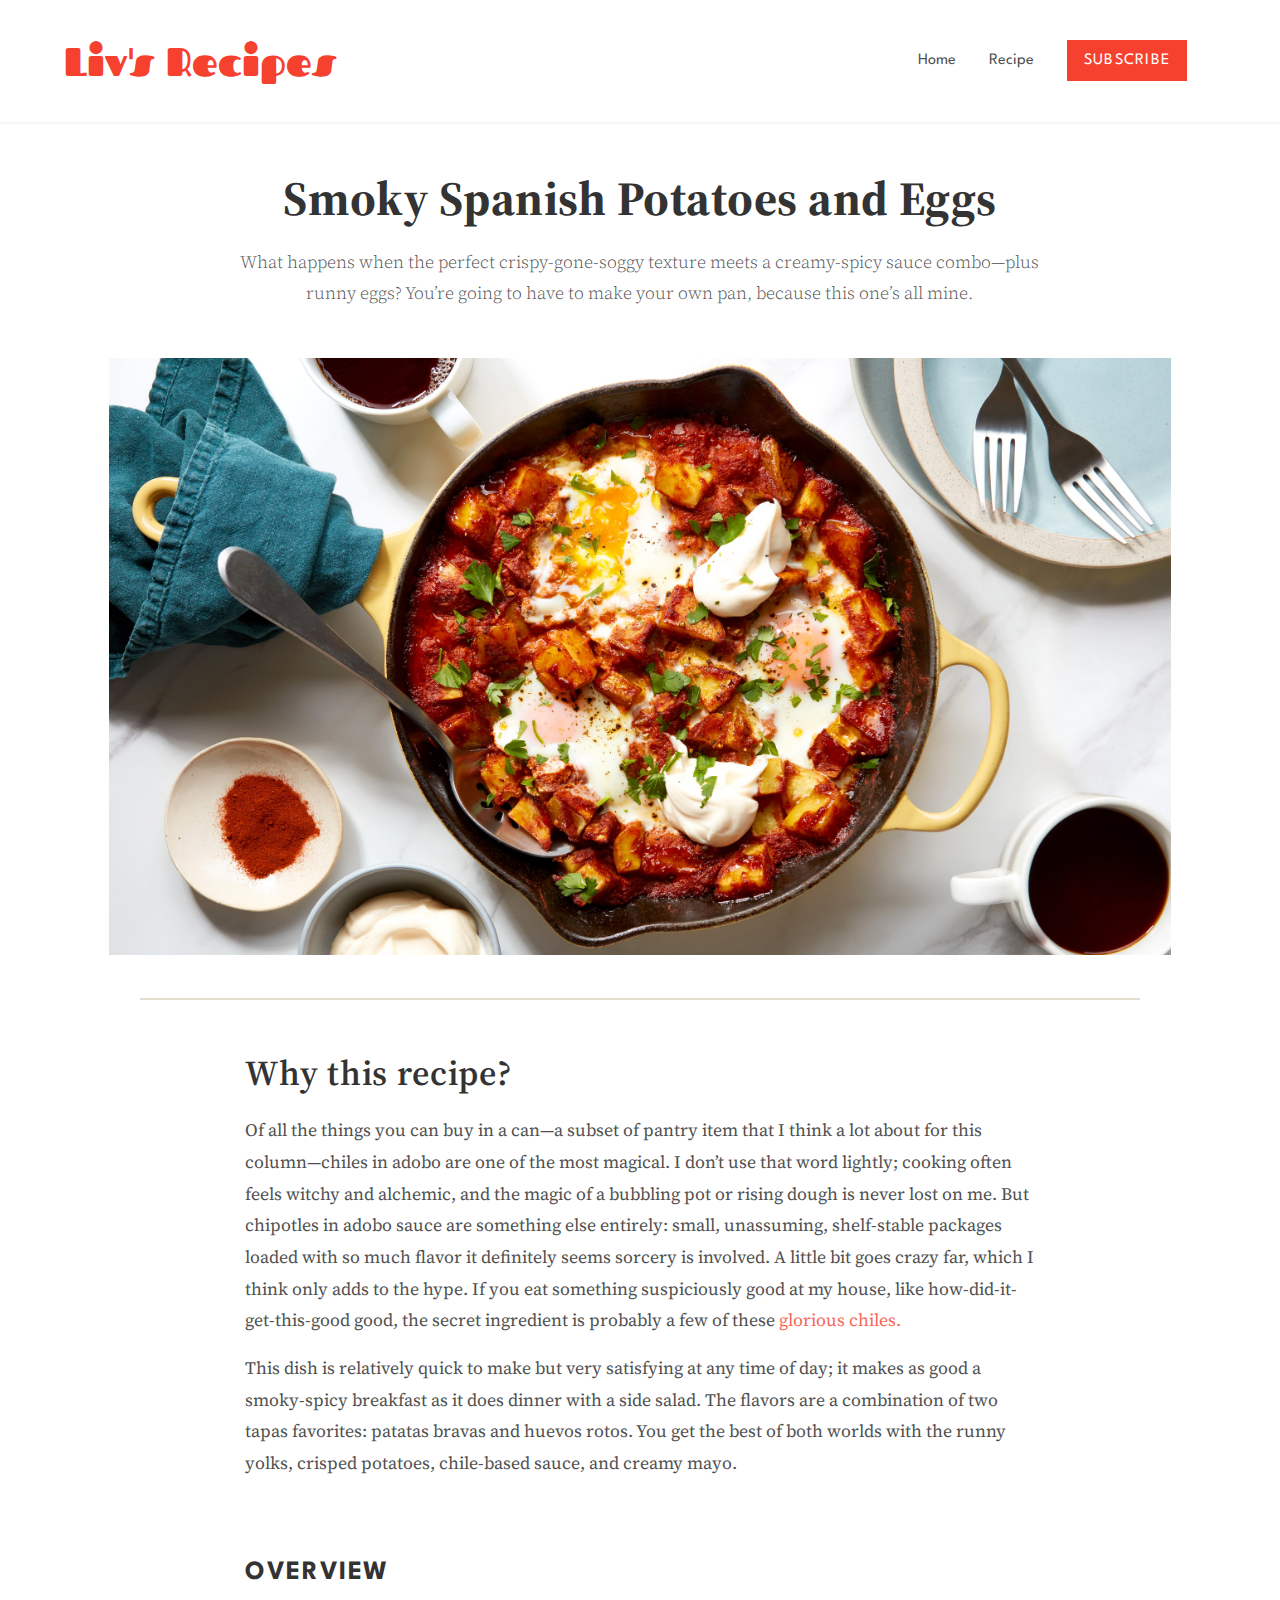
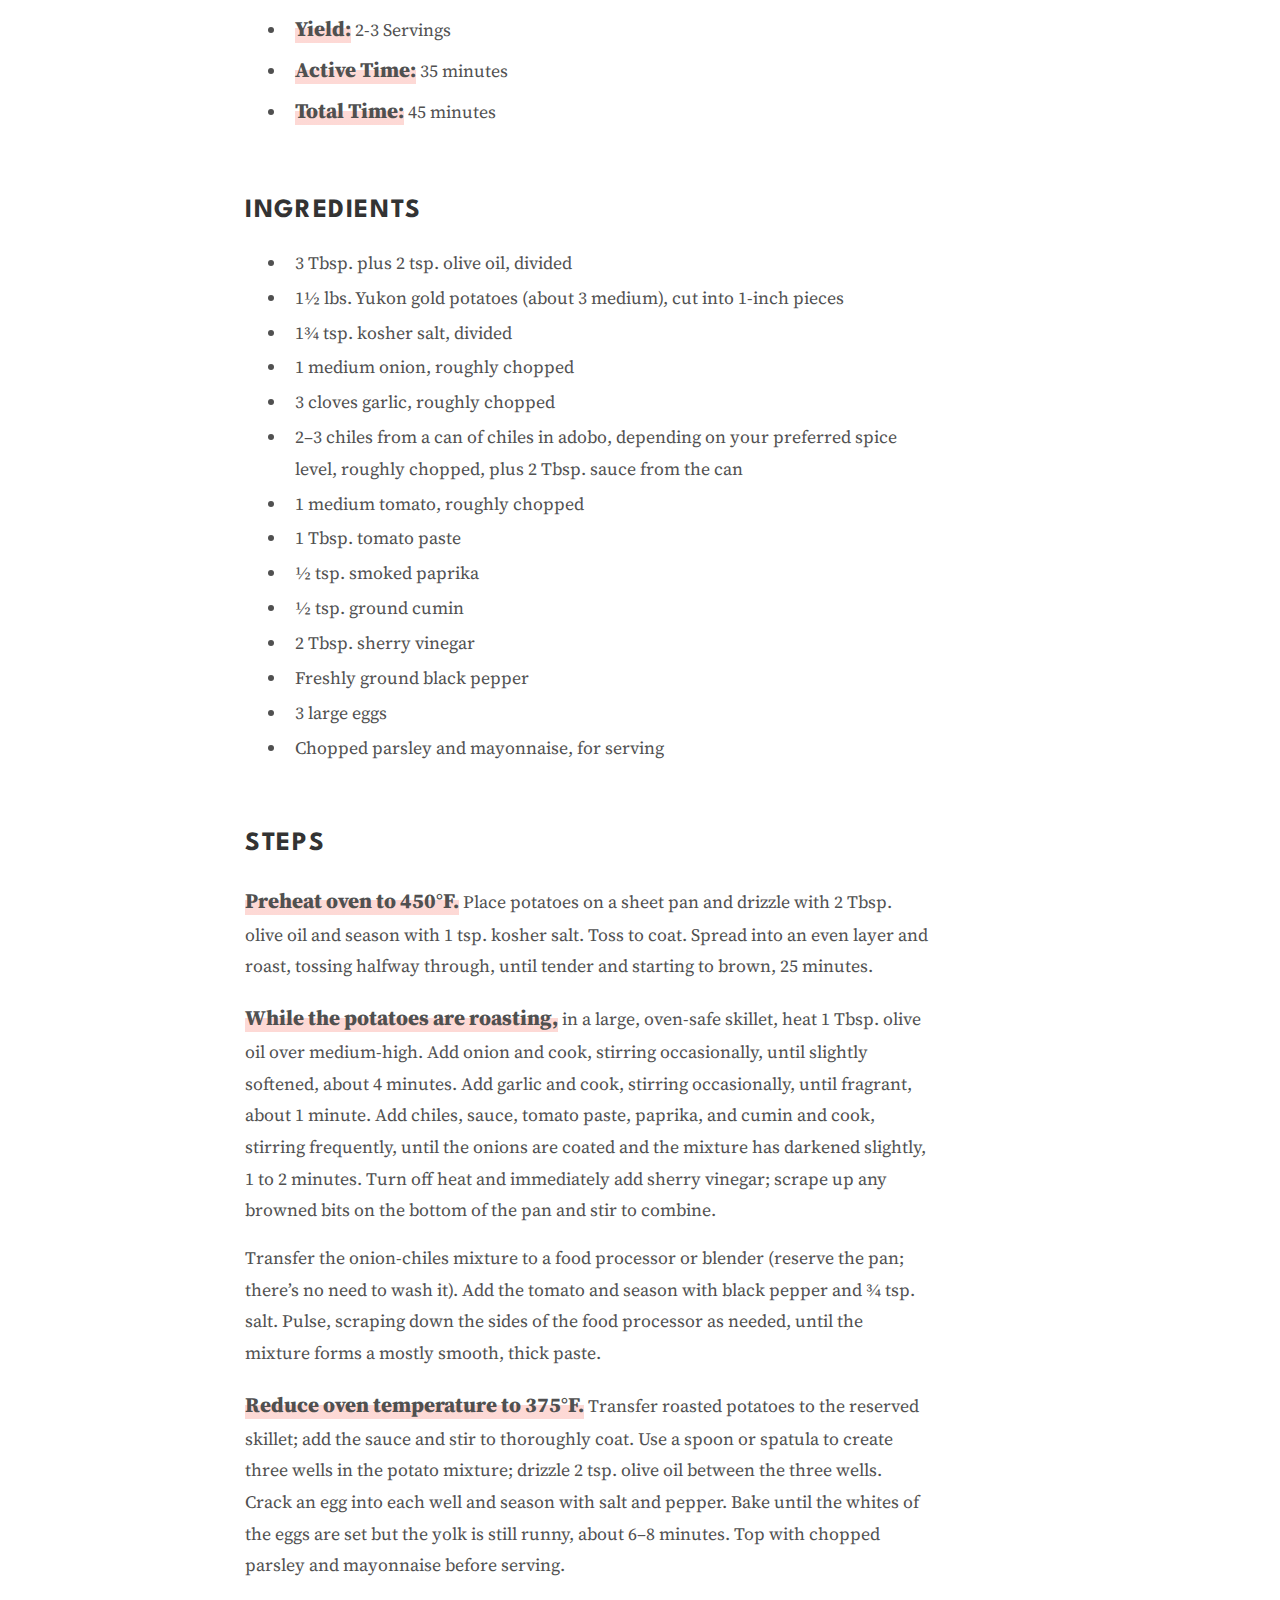
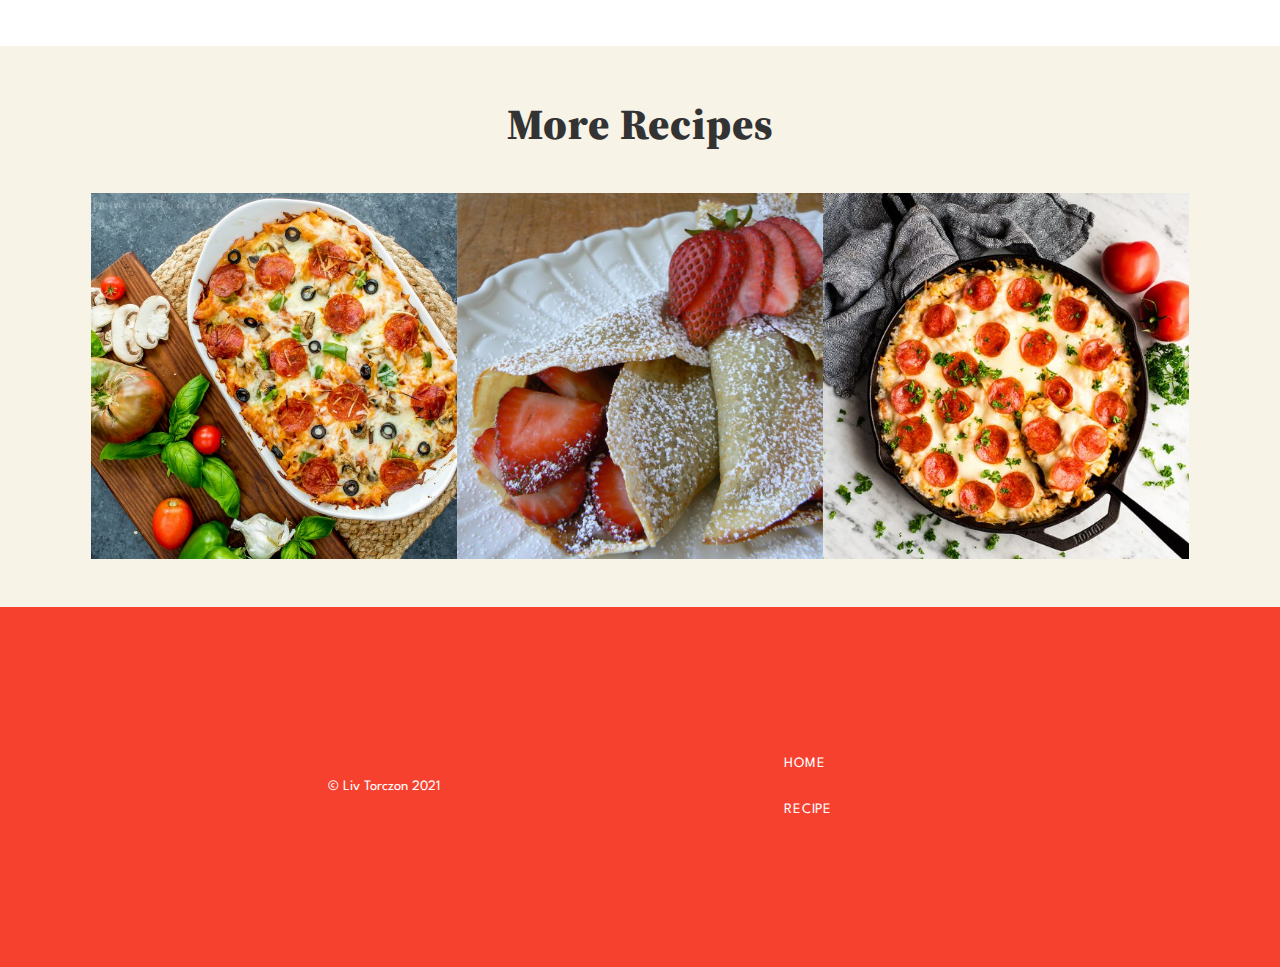
<file: index.html>
<!DOCTYPE html>
<html lang="en-us">
	<head>
		<meta charset="UTF-8">
		<title>Liv Torczon Recipe Project</title>

		<meta name="viewport" content="width=device-width, initial-scale=1, maximum-scale=1">

		<link rel="icon" type="image/png" href="images/bakingFavicon.png" sizes="16x16">

		<link rel="preconnect" href="https://fonts.gstatic.com">

		<link href="https://fonts.googleapis.com/css2?family=Source+Sans+Pro:wght@200;300;400;600&family=Source+Serif+Pro:ital,wght@0,200;0,300;0,400;0,600;0,700;0,900;1,200;1,300;1,400;1,600;1,700&display=swap&family=Fascinate&display=swap&family=Spartan:wght@500&display=swap" rel="stylesheet">


		<link rel="stylesheet" href="css/main.css">
		
	</head>

	<body>

		<header>

			<div class="navigation">
				<div class="nav-container">
					<div class="logo"><a href="index.html">Liv's Recipes</a></div>
					<div class="nav-items">
						<a href="https://dtc-wsuv.org/ltorczon21/" target="_blank">Home</a>
						<a href="#recipe">Recipe</a>
						<a href="" class="nav-button">Subscribe</a>
					</div>
				</div>
			</div>

			<div class="header-wrapper">

				<div class="header-text">

					<h1>Smoky Spanish Potatoes and Eggs</h1>

					<span class="recipe-description">What happens when the perfect crispy-gone-soggy texture meets a creamy-spicy sauce combo—plus runny eggs? You’re going to have to make your own pan, because this one’s all mine.</span>

				</div>

				<div class="header-img">

					<img src="images/recipe-header.jpeg" alt="photo of recipe">

				</div>

			</div>

			<hr>

		</header>

		<main> 

			<div id="recipe" class="main-content">

				<div class="about-recipe">

					<h3>Why this recipe?</h3>

					<p>Of all the things you can buy in a can—a subset of pantry item that I think a lot about for this column—chiles in adobo are one of the most magical. I don’t use that word lightly; cooking often feels witchy and alchemic, and the magic of a bubbling pot or rising dough is never lost on me. But chipotles in adobo sauce are something else entirely: small, unassuming, shelf-stable packages loaded with so much flavor it definitely seems sorcery is involved. A little bit goes crazy far, which I think only adds to the hype. If you eat something suspiciously good at my house, like <em>how-did-it-get-this-good</em> good, the secret ingredient is probably a few of these <a href="https://www.epicurious.com/recipes-menus/smoky-potatoes-and-eggs-how-to-article" target="_blank">glorious chiles.</a></p>

					<p>This dish is relatively quick to make but very satisfying at any time of day; it makes as good a smoky-spicy breakfast as it does dinner with a side salad. The flavors are a combination of two tapas favorites: patatas bravas and huevos rotos. You get the best of both worlds with the runny yolks, crisped potatoes, chile-based sauce, and creamy mayo.</p>

				</div>

				<div class="overview">

					<div>

						<h4>Overview</h4>

						<ul>
							<li><span class="pnk-hghlght">Yield:</span> 2-3 Servings</li>
							<li><span class="pnk-hghlght">Active Time:</span> 35 minutes</li>
							<li><span class="pnk-hghlght">Total Time:</span> 45 minutes</li>
						</ul>

					</div>

				</div>

				<div class="ingredients">

					<div>

						<h4>Ingredients</h4>

						<ul>
							<li>3 Tbsp. plus 2 tsp. olive oil, divided</li>
							<li>1½ lbs. Yukon gold potatoes (about 3 medium), cut into 1-inch pieces</li>
							<li>1¾ tsp. kosher salt, divided</li>
							<li>1 medium onion, roughly chopped</li>
							<li>3 cloves garlic, roughly chopped</li>
							<li>2–3 chiles from a can of chiles in adobo, depending on your preferred spice level, roughly chopped, plus 2 Tbsp. sauce from the can</li>
							<li>1 medium tomato, roughly chopped</li>
							<li>1 Tbsp. tomato paste</li>
							<li>½ tsp. smoked paprika</li>
							<li>½ tsp. ground cumin</li>
							<li>2 Tbsp. sherry vinegar</li>
							<li>Freshly ground black pepper</li>
							<li>3 large eggs</li>
							<li>Chopped parsley and mayonnaise, for serving</li>
						</ul>
					</div>
				</div>

				<div class="steps">
					<div>
						<h4>Steps</h4>

							<p><span class="pnk-hghlght">Preheat oven to 450°F.</span> Place potatoes on a sheet pan and drizzle with 2 Tbsp. olive oil and season with 1 tsp. kosher salt. Toss to coat. Spread into an even layer and roast, tossing halfway through, until tender and starting to brown, 25 minutes.</p>

							<p><span class="pnk-hghlght">While the potatoes are roasting,</span> in a large, oven-safe skillet, heat 1 Tbsp. olive oil over medium-high. Add onion and cook, stirring occasionally, until slightly softened, about 4 minutes. Add garlic and cook, stirring occasionally, until fragrant, about 1 minute. Add chiles, sauce, tomato paste, paprika, and cumin and cook, stirring frequently, until the onions are coated and the mixture has darkened slightly, 1 to 2 minutes. Turn off heat and immediately add sherry vinegar; scrape up any browned bits on the bottom of the pan and stir to combine.</p>

							<p>Transfer the onion-chiles mixture to a food processor or blender (reserve the pan; there’s no need to wash it). Add the tomato and season with black pepper and ¾ tsp. salt. Pulse, scraping down the sides of the food processor as needed, until the mixture forms a mostly smooth, thick paste.</p>

							<p><span class="pnk-hghlght">Reduce oven temperature to 375°F.</span> Transfer roasted potatoes to the reserved skillet; add the sauce and stir to thoroughly coat. Use a spoon or spatula to create three wells in the potato mixture; drizzle 2 tsp. olive oil between the three wells. Crack an egg into each well and season with salt and pepper. Bake until the whites of the eggs are set but the yolk is still runny, about 6–8 minutes. Top with chopped parsley and mayonnaise before serving.</p>

						</ul>
					</div>

				</div>
			</div>

			<div class="more-content">

				<h3 class="cntrd-txt">More Recipes</h3>

				<div class="item-1">

					<a href="" target="_blank"><img src="images/pizza-2.jpeg" alt="image of casserole pizza dish"></a>

				</div>

				<div class="item-2">

					<a href="" target="_blank"><img src="images/vanillaCrepes.jpeg" alt="image of vanilla crepes"></a>


				</div>

				<div class="item-3">

					<a href="" target="_blank"><img src="images/recipe-3.jpeg" alt="image of pizza"></a>

				</div>
			</div>

		</main>

		<footer>
			<div class="footer-wrapper ">

				<div class="footer-left">

					<p>© Liv Torczon 2021</p>

				</div>

				<div class="footer-right">
					<a href="https://www.dtc-wsuv.org/ltorczon21/" target="_blank">Home</a>
					<a href="#recipe">Recipe</a>
				</div>

			</div>

		</footer>

	</body>

</html>
</file>
<file: css/main.css>
/* http://meyerweb.com/eric/tools/css/reset/ 
   v2.0 | 20110126
   License: none (public domain)
*/

html, body, div, span, applet, object, iframe,
h1, h2, h3, h4, h5, h6, p, blockquote, pre,
a, abbr, acronym, address, big, cite, code,
del, dfn, em, img, ins, kbd, q, s, samp,
small, strike, strong, sub, sup, tt, var,
b, u, i, center,
dl, dt, dd,
fieldset, form, label, legend, ul, li, ol,
table, caption, tbody, tfoot, thead, tr, th, td,
article, aside, canvas, details, embed, 
figure, figcaption, footer, header, hgroup, 
menu, nav, output, ruby, section, summary,
time, mark, audio, video {
	margin: 0;
	padding: 0;
	border: 0;
	font-size: 100%;
	font: inherit;
	vertical-align: baseline;
}
/* HTML5 display-role reset for older browsers */
article, aside, details, figcaption, figure, 
footer, header, hgroup, menu, nav, section {
	display: block;
}
body {
	line-height: 1;
}

blockquote, q {
	quotes: none;
}

blockquote:before, blockquote:after,
q:before, q:after {
	content: '';
	content: none;
}

table {
	border-collapse: collapse;
	border-spacing: 0;
}

/**********************************************
Master Layout
************************************************/

html {
	scroll-behavior: smooth;
}

body {
	background-color: var(--color-white);
	font-size: 16px;
}

main {

}

img {
	width: 100%;
}

hr {
	background: #e2ddcc;
	border: 0;
	clear: both;
	height: 2px;
	margin: 40px auto;
	max-width: 1000px;
	width: 80%;
}

/************************************
COLORS
**************************************/
html {
	color: #393939;

	--color-tan: #f8f3e7;
	--color-sage: #d3d0d9;
	--color-white: #ffffff;
	--color-gray: #333;
	--color-light-gray: #505050;
	--color-punch: #f6412f;
	--color-blue: rgb(66,134,244);
}

/************************************
Typography
**************************************/

html { 
	--font-primary: 'Source Serif Pro', serif;
	--font-secondary: 'Spartan', sans-serif;
}

h1, h2, h3, h4, h5, h6 {
	color: var(--color-gray);
	font-family: var(--font-primary);
}

h1 {
	font-size: 3em;
	font-weight: 700;
	letter-spacing: 0.01em;
	line-height: 1.2;
}

h2 {
	font-size: 2.25em;
	font-weight: 400;
	letter-spacing: 0.01em;
	line-height: 1.5;
}

h3 {
	font-size: 2em;
	font-weight: 600;
	letter-spacing: 0.02em;
	line-height: 1;
	margin: 1rem 0 1.5rem 0;
}

h4 {
	font-family: var(--font-secondary);
	font-size: 1.5em;
	font-weight: 700;
	letter-spacing: 0.06em;
	margin: 1rem 0 1.5rem 0;
	text-transform: uppercase;
}

h5 {
	font-size: 1.3em;
	font-weight: 600;
	line-height: 1.2;
}

h6 {
	 font-size: 1.25em;
	 font-weight: 200;
	 line-height: 1;
}


p {
	color: var(--color-light-gray);
	font-family: var(--font-primary);
	font-size: 1em;
	font-weight: 400;
	line-height: 1.8;
	padding-bottom: 1rem;
}

a {
	color: var(--color-punch);
	text-decoration: none;
}

a:hover {
	opacity: 1;
	text-decoration: underline;
	transition: 300ms ease-in;
}

span {

}

/************************************
NAVIGATION Component
**************************************/

.nav-container {
	align-items: center;
	background-color: var(--color-white);
	box-shadow: 0 1px 3px 0 rgba(0,0,0,8%);
	display: grid;
	grid-template-columns: 1fr;
	height: 10vh;
	justify-items: center;
}

.logo {
	color: var(--color-punch);
	font-family: 'Fascinate', cursive;
	font-size: 2.5rem;
	font-weight: 800;
	grid-column: 1;
}

div .logo a:hover {
	border-bottom: none;
	color: var(--color-punch);
	text-decoration: none;
}

.nav-items {
	display: none;
}

@media screen and (min-width: 800px) {
	.nav-container {
		grid-gap: 1rem;
		grid-template-columns: repeat(2,1fr);
		left: 0;
		padding: 1rem 4rem 1rem 4rem;
		right: 0;
		top: 0;
	}

	.logo{
		justify-self: start;
	}

	.nav-items {
		display: inline-block;
		font-family: 'Spartan', sans-serif;
		font-size: 1em;
		grid-column: 2;
		justify-self: end;
	}

	.nav-items a {
		color: var(--color-light-gray);
		margin-right: 1.8rem;
	}

	.nav-items a:hover {
		color: var(--color-punch);
		cursor: pointer;
		text-decoration: none;
		transition: 300ms ease-in;
	}

	.nav-items a:active {
		font-style: italic;
	}

	.nav-button {
		background-color: var(--color-punch);
		border: 1px solid var(--color-punch);
		color: white !important;
		font-family: var(--font-secondary);
		grid-column: 3;
		letter-spacing: 0.08em;
		padding: 12px 16px 12px 16px;
		text-transform: uppercase;
	}

	.nav-button:hover {
		background-color: white;
		color: var(--color-punch) !important;
		text-decoration: none !important;
		transition: 300ms ease-in;
	}

	.nav-button:active {
		background-color: var(--color-punch);
		border: 1px solid var(--color-punch);
		color: white !important;
		font-style: italic;
	}

}

/************************************
Header Component
**************************************/


.header-wrapper {
	align-items: center;
	display: grid;
	grid-gap: 2rem;
	grid-template-columns: repeat(12,1fr);
	margin: auto;
	max-width: 1400px;
	padding: 0rem;
	width: 100%;
}

.header-wrapper .header-text {
	grid-column: 2 / span 10;
	line-height: 1.2;
	margin: auto;
	padding: 3rem 0 1rem 0;
	text-align: center;
}

.header-text h1 {
	padding-bottom: 1.2rem;
}

.header-text .recipe-description {
	color: var(--color-light-gray);
	font-family: var(--font-primary);
	font-size: 1em;
	font-weight: 300;
	line-height: 1.8;
	margin-top: 0;
	padding: 0;
	text-align: center;
}

.header-wrapper .header-img {
	border-radius: 10px;
	grid-column: 1 / span 12;
	padding: 0;
}

@media screen and (min-width: 950px) {
	.header-wrapper .header-text {
		grid-column: 3 / span 8;
	}
	.header-text .recipe-description {
		font-size: 1.1em;
	}

	.header-wrapper .header-img {
		border-radius: 10px;
		grid-column: 2 / span 10;
		padding: 0;
	}
}

/****************************************************
LISTS & FORM STYLES
******************************************************/

.overview ul, .ingredients ul {
	list-style-position: outside;
  	margin: 1rem 1rem 1rem 2.6rem;
  	padding: 0;
}

.overview ul, .ingredients ul {
	list-style-type: disc;
}

li {
	color: var(--color-light-gray);
	font-family: var(--font-primary);
	font-size: 1em;
	font-weight: 400;
	line-height: 1.8;
	padding-bottom: .2rem;
	padding-left: .5rem;
}


/**********************************************
MAIN CONTENT GRID
************************************************/

.main-content {
	align-items: center;
	display: grid;
	grid-gap: 2rem;
	grid-template-columns: repeat(12,1fr);
	margin: auto;
	max-width: 1200px;
	padding: 0rem;
	width: 100%;
}

.about-recipe {
	grid-column: 2 / span 10;
}

.main-content a {
	opacity: 0.8;
}

.main-content a:hover {
	opacity: 1;
}

.overview {
	margin-top: 1rem;
}

.overview, .ingredients, .steps {
	grid-column: 2 / span 10;
}

.blu-hghlght {
	background: linear-gradient(0deg, rgba(66,134,244,.2) 50%, transparent 20%);
	font-weight: 800;
	padding-bottom: 0;

}

.pnk-hghlght {
	background: linear-gradient(0deg, rgba(246,65,47,.2) 50%, transparent 20%);
	font-size: 1.2em;
	font-weight: 800;
	padding-bottom: 0;
}

@media screen and (min-width: 900px) {
	.steps {
		margin-bottom: 3rem;
	}
	.overview, .ingredients, .steps {
		font-size: 1.1em;
		grid-column: 3 / span 7;
	}

	.about-recipe {
		font-size: 1.1em;
		grid-column: 3 / span 8;
	}
}

/**********************************************
more CONTENT GRID
************************************************/
.more-content {
	display: none;
}

@media screen and (min-width: 700px) {
	.more-content {
		background-color: var(--color-tan);
		display: grid;
		grid-gap: 0;
		grid-template-columns: repeat(14,1fr);
		padding: 1rem 0 3rem 0;
	}


	.more-content h3 {
		font-weight: 900;
		font-size: 2.7em;
	}

	.cntrd-txt {
		font-size: 3em;
		grid-column: 1 / span 14;
		padding: 1.5rem 0 1.5rem 0;
		text-align: center;
	}

	.more-content a {

	}

	.item-1, .item-2, .item-3 {
		height: 100%;
		overflow: hidden;
		padding: 0;
		position: relative;
		width: 100%;
    	margin: auto;
    	overflow: hidden;
	}

	.item-1 img, .item-2 img, .item-3 img {
		transition: all 0.3s;
    	display: block;
    	height: auto;
    	transform: scale(1);
    	width: 100%;
	}

	.item-1 img:hover, .item-2 img:hover, .item-3 img:hover {
		transform: scale(1.1);
	}

	.item-1 {
		grid-column: 2 / span 4;
	}

	.item-2 {
		grid-column: 6 / span 4;
	}
	.item-3 {
		grid-column: 10 / span 4;
	}

}

/************************************
Footer Component
**************************************/

footer {
	background-color: var(--color-punch);
}

.footer-wrapper {
	align-items: center;
	display: grid;
	grid-template-columns: repeat(5,1fr);
	height: 40vh;
}

.footer-left p {
	color: white;
	font-family: var(--font-secondary);
	font-size: .9em;
	padding: 1rem;

}

.footer-left {
	grid-column: 2 / span 1;
	justify-self: center;
}

.footer-right {
	grid-column: 4 / span 1;
}

.footer-right a {
	color: white;
	display: block;
	font-family: var(--font-secondary);
	font-size: .9em;
	letter-spacing: 0.06em;
	opacity: 1;
	padding: 1rem;
	text-transform: uppercase;
}
</file>
